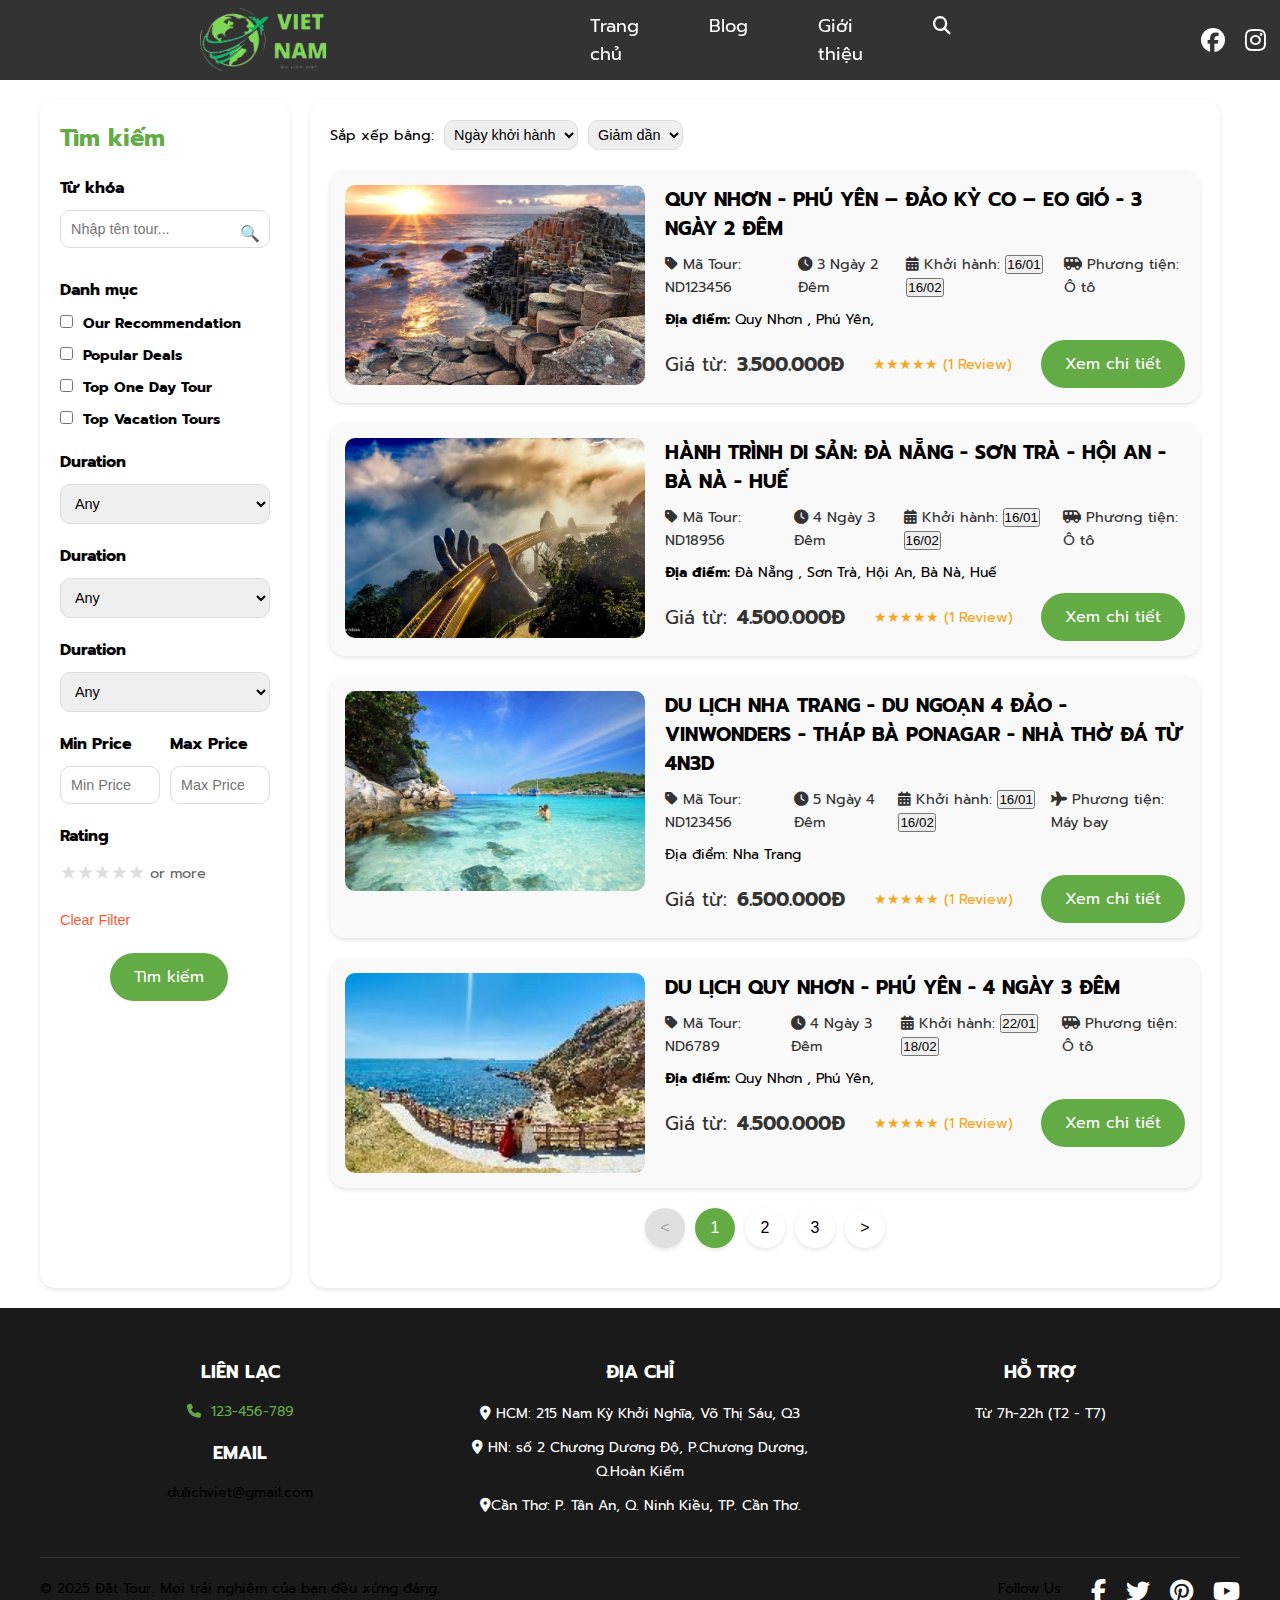
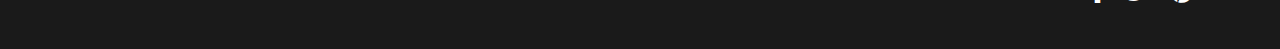
<file: listProduct.html>
<!DOCTYPE html>
<html lang="en">
<head>
    <meta charset="UTF-8">
    <meta name="viewport" content="width=device-width, initial-scale=1.0">
    <title>Tour</title>
    <link rel="stylesheet" href="https://fonts.googleapis.com/css2?family=Prompt:wght@100;200;300;400;500;600;700&display=swap">
    <link rel="stylesheet" href="https://cdnjs.cloudflare.com/ajax/libs/font-awesome/6.5.1/css/all.min.css">
    <link rel="stylesheet" href="style.css">
</head>
<body>
    <header>
        <div class="navbar scrolled">
            <div class="nav-left"><a href="#"><img src="/assets/images/dulichviet2.png" alt="Logo" class="logo"></a></div>
            <!-- Logo trong navbar -->
            <div class="nav-links"> <!-- Nhóm các link -->
                <a href="#">Trang chủ</a>
                <a href="#">Blog</a>
                <a href="#">Giới thiệu</a>
                <a href="#"><i class="fa fa-search"></i></a>
            </div>
            
            <!-- Button trong navbar -->
            <div class="social-icons">
                
                <i class="fa-brands fa-facebook"></i>
                <i class="fa-brands fa-instagram"></i>
                <i class="fa-solid fa-phone"></i>
                <i class="fa-solid fa-user"></i>
            </div>
            
        </div>
    </header>

    <div style="height: 80px;;"></div>
    <div class="container-lt">
        <!-- Sidebar -->
        <div class="sidebar">
            <h2 class="search-title">Tìm kiếm</h2>
            
            <!-- Keywords -->
            <div class="filter-section">
                <label for="searchInput">Từ khóa</label>
                <div class="search-input">
                    <input type="text" id="searchInput" placeholder="Nhập tên tour...">
                    <span class="search-icon">🔍</span>
                </div>
            </div>

            <!-- Tags -->
            <div class="filter-section">
                <label>Danh mục</label>
                <div class="checkbox-group">
                    <label><input type="checkbox"> Our Recommendation</label>
                    <label><input type="checkbox"> Popular Deals</label>
                    <label><input type="checkbox"> Top One Day Tour</label>
                    <label><input type="checkbox"> Top Vacation Tours</label>
                </div>
            </div>

            <!-- Duration -->
            <div class="filter-section">
                <label for="duration">Duration</label>
                <select id="duration">
                    <option>Any</option>
                    <option>1 Day</option>
                    <option>3 Days</option>
                    <option>5 Days</option>
                    <option>7+ Days</option>
                </select>
            </div>
            <div class="filter-section">
                <label for="duration">Duration</label>
                <select id="duration">
                    <option>Any</option>
                    <option>1 Day</option>
                    <option>3 Days</option>
                    <option>5 Days</option>
                    <option>7+ Days</option>
                </select>
            </div>
            <div class="filter-section">
                <label for="duration">Duration</label>
                <select id="duration">
                    <option>Any</option>
                    <option>1 Day</option>
                    <option>3 Days</option>
                    <option>5 Days</option>
                    <option>7+ Days</option>
                </select>
            </div>
            <!-- Price Range -->
            <div class="filter-section">
                <div class="price-range">
                    <div class="price-input">
                        <label for="min-price">Min Price</label>
                        <input type="number" id="min-price" placeholder="Min Price">
                    </div>
                    <div class="price-input">
                        <label for="max-price">Max Price</label>
                        <input type="number" id="max-price" placeholder="Max Price">
                    </div>
                </div>
            </div>

            <!-- Rating -->
            <div class="filter-section">
                <label>Rating</label>
                <div class="rating-filter">
                    <div class="star-rating">
                        <span class="star" data-value="1">★</span>
                        <span class="star" data-value="2">★</span>
                        <span class="star" data-value="3">★</span>
                        <span class="star" data-value="4">★</span>
                        <span class="star" data-value="5">★</span>
                    </div>
                    <span class="rating-text">or more</span>
                </div>
            </div>

            <!-- Clear Filter -->
            <div class="filter-section">
                <button class="clear-filter">Clear Filter</button>
            </div>
            <div  style="padding-left: 50px;">
                <button class ="rounded-btn">Tìm kiếm</button>
            </div>
        </div>

        <!-- Main Content -->
        <div class="main-content">
            <!-- Header -->
            <div class="content-header">
                <div class="sort-options">
                    <label>Sắp xếp bằng: </label>
                    <select>
                        <option>Ngày khởi hành</option>
                        <option>Giá</option>
                        <option>Đánh giá</option>
                    </select>
                    <select>
                        <option>Giảm dần</option>
                        <option>Tăng dần</option>
                    </select>
                </div>
            </div>

            <!-- Tour List -->
            <div class="tour-list">
                <div class="tour-card">
                    <img src="assets/images/phuyen.jpg" alt="Hawaii">
                    <div class="tour-info">
                        <h3>QUY NHƠN - PHÚ YÊN – ĐẢO KỲ CO – EO GIÓ - 3 NGÀY 2 ĐÊM</h3>
                        <div class="tour-details">
                            <span class="availability"><i class="fa-solid fa-tag"></i> Mã Tour: ND123456</span>
                            <span class="duration"><i class="fa-solid fa-clock"></i> 3 Ngày 2 Đêm</span>
                            <span class="availability"><i class="fa-solid fa-calendar-days"></i> Khởi hành: <button>16/01</button>  <button>16/02</button></span>
                            <span class="availability"><i class="fa-solid fa-van-shuttle"></i> Phương tiện: Ô tô </span>
                            
                        </div>
                        <div >
                            <p><b>Địa điểm: </b><a href="/destination/da-nang" class="des">Quy Nhơn</a> ,
                                <a href="/destination/nha-trang" class="des">Phú Yên</a>,
                    
                        </div>
                        <div class="tour-footer">
                            <div class="price">Giá từ:  <b>3.500.000Đ</b></div>
                            <div class="rating">★★★★★ (1 Review)</div>
                            <button class="rounded-btn">Xem chi tiết</button>
                        </div>
                    </div>
                </div>
                <!-- Thêm các tour khác nếu cần -->
                <div class="tour-card">
                    <img src="assets/images/cauvang.jpg" alt="Hawaii">
                    <div class="tour-info">
                        <h3>HÀNH TRÌNH DI SẢN: ĐÀ NẴNG - SƠN TRÀ - HỘI AN - BÀ NÀ - HUẾ</h3>
                        <div class="tour-details">
                            <span class="availability"><i class="fa-solid fa-tag"></i> Mã Tour: ND18956</span>
                            <span class="duration"><i class="fa-solid fa-clock"></i> 4 Ngày 3 Đêm</span>
                            <span class="availability"><i class="fa-solid fa-calendar-days"></i> Khởi hành: <button>16/01</button>  <button>16/02</button></span>
                            <span class="availability"><i class="fa-solid fa-van-shuttle"></i> Phương tiện: Ô tô </span>
                            
                        </div>
                        <div >
                            <p><b>Địa điểm: </b><a href="/destination/da-nang" class="des">Đà Nẵng</a> ,
                                <a href="/destination/nha-trang" class="des">Sơn Trà</a>,
                                <a href="/destination/nha-trang" class="des">Hội An</a>,
                                <a href="/destination/nha-trang" class="des">Bà Nà</a>,
                                <a href="/destination/nha-trang" class="des">Huế</a> </p>
                        </div>
                        <div class="tour-footer">
                            <div class="price">Giá từ:  <b>4.500.000Đ</b></div>
                            <div class="rating">★★★★★ (1 Review)</div>
                            <button class="rounded-btn">Xem chi tiết</button>
                        </div>
                    </div>
                </div>
                <div class="tour-card">
                    <img src="assets/images/nhatrang.jpg" alt="Hawaii">
                    <div class="tour-info">
                        <h3>DU LỊCH NHA TRANG - DU NGOẠN 4 ĐẢO - VINWONDERS - THÁP BÀ PONAGAR - NHÀ THỜ ĐÁ TỪ 4N3D</h3>
                        <div class="tour-details">
                            <span class="availability"><i class="fa-solid fa-tag"></i> Mã Tour: ND123456</span>
                            <span class="duration"><i class="fa-solid fa-clock"></i> 5 Ngày 4 Đêm</span>
                            <span class="availability"><i class="fa-solid fa-calendar-days"></i> Khởi hành: <button>16/01</button>  <button>16/02</button></span>
                            <span class="availability"><i class="fa-solid fa-plane"></i> Phương tiện: Máy bay </span>
                            
                        </div>

                        <div >
                            <p>Địa điểm: <a href="/destination/nha-trang" class="des">Nha Trang</a></p>
                        </div>
                        <div class="tour-footer">
        
                            <div class="price">Giá từ:  <b>6.500.000Đ</b></div>
                            <div class="rating">★★★★★ (1 Review)</div>
                            <button class="rounded-btn">Xem chi tiết</button>
                        </div>
                    </div>
                </div>
                <div class="tour-card">
                    <img src="assets/images/kico.jpg" alt="Hawaii">
                    <div class="tour-info">
                        <h3>DU LỊCH QUY NHƠN - PHÚ YÊN - 4 NGÀY 3 ĐÊM</h3>
                        <div class="tour-details">
                            <span class="availability"><i class="fa-solid fa-tag"></i> Mã Tour: ND6789</span>
                            <span class="duration"><i class="fa-solid fa-clock"></i> 4 Ngày 3 Đêm</span>
                            <span class="availability"><i class="fa-solid fa-calendar-days"></i> Khởi hành: <button>22/01</button>  <button>18/02</button></span>
                            <span class="availability"><i class="fa-solid fa-van-shuttle"></i> Phương tiện: Ô tô </span>
                            
                        </div>
                        <div >
                            <p><b>Địa điểm: </b><a href="/destination/da-nang" class="des">Quy Nhơn</a> ,
                                <a href="/destination/nha-trang" class="des">Phú Yên</a>,
                    
                        </div>
                        <div class="tour-footer">
                            <div class="price">Giá từ:  <b>4.500.000Đ</b></div>
                            <div class="rating">★★★★★ (1 Review)</div>
                            <button class="rounded-btn">Xem chi tiết</button>
                        </div>
                    </div>
                </div>
                
            </div>
            <!-- Pagination -->
            <div class="pagination">
                <button class="pagination-btn" disabled>&lt;</button>
                <button class="pagination-btn active">1</button>
                <button class="pagination-btn">2</button>
                <button class="pagination-btn">3</button>
                <button class="pagination-btn">&gt;</button>
            </div>
        </div>
    </div>
    
    <footer class="footer">
        <div class="footer-container">
            <!-- Call Us Section -->
            <div class="footer-section">
                <h3>Liên lạc</h3>
                <p><i class="fas fa-phone"></i> 123-456-789</p>
                <h3>Email</h3>
                <p>dulichviet@gmail.com</p>
            </div>

            <!-- About Us Section -->
            <div class="footer-section">
                <h3>Địa chỉ</h3>
                <ul>
                    <li><a href="#"><i class="fa-solid fa-location-dot"></i> HCM: 215 Nam Kỳ Khởi Nghĩa, Võ Thị Sáu, Q3 </a></li>
                    <li><a href="#"><i class="fa-solid fa-location-dot"></i> HN: số 2 Chương Dương Độ, P.Chương Dương, Q.Hoàn Kiếm</a></li>
                    <li><a href="#"><i class="fa-solid fa-location-dot"></i>Cần Thơ: P. Tân An, Q. Ninh Kiều, TP. Cần Thơ.</a></li>
                </ul>
            </div>

            <!-- Support Section -->
            <div class="footer-section">
                <h3>Hỗ trợ</h3>
                <ul>
                    <li><a href="#">Từ 7h-22h (T2 - T7)</a></li>
                    
                </ul>
            </div>

        
        </div>

        <!-- Footer Bottom -->
        <div class="footer-bottom">
            <p>&copy; 2025 Đặt Tour. Mọi trải nghiệm của bạn đều xứng đáng.</p>
            <div class="social-icons">
                <p>Follow Us</p>
                <a href="#"><i class="fab fa-facebook-f"></i></a>
                <a href="#"><i class="fab fa-twitter"></i></a>
                <a href="#"><i class="fab fa-pinterest"></i></a>
                <a href="#"><i class="fab fa-youtube"></i></a>
            </div>
        </div>
    </footer>
    <script src="script.js"></script>
</body>
</html>
</file>
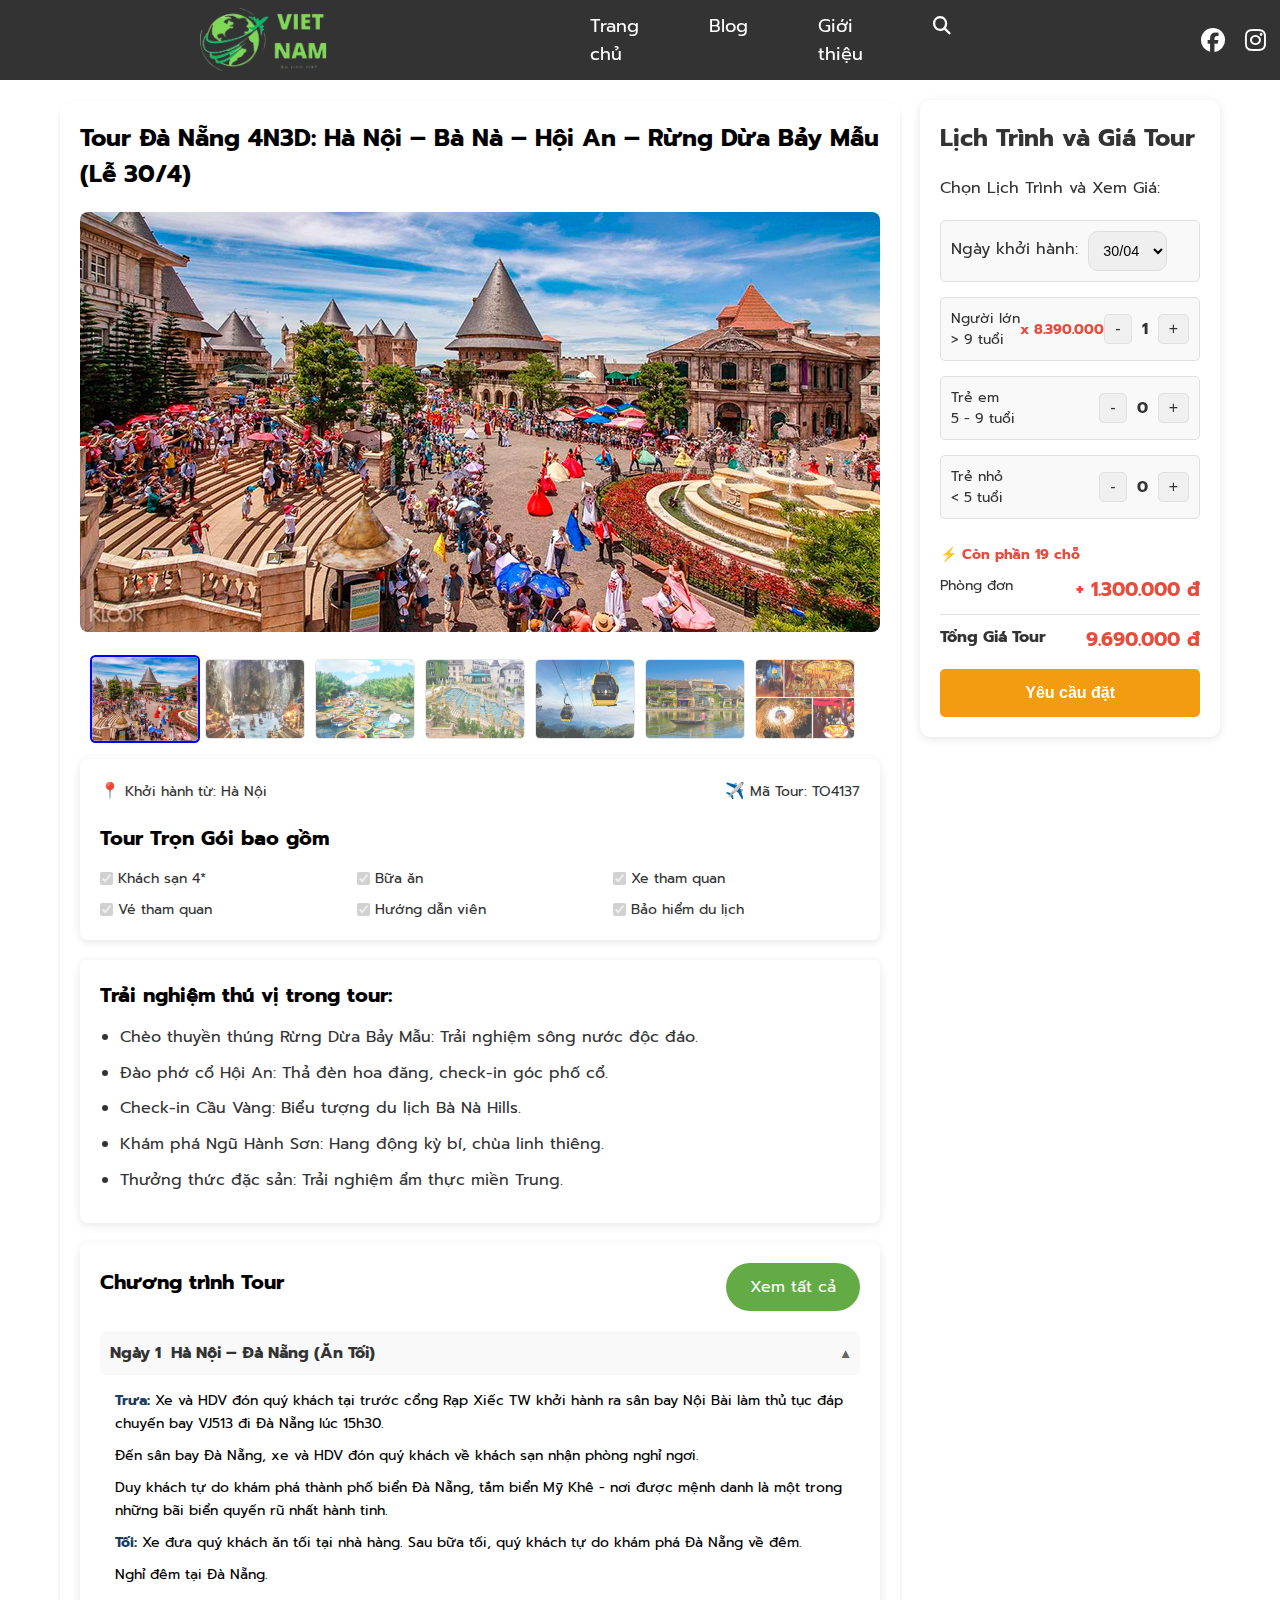
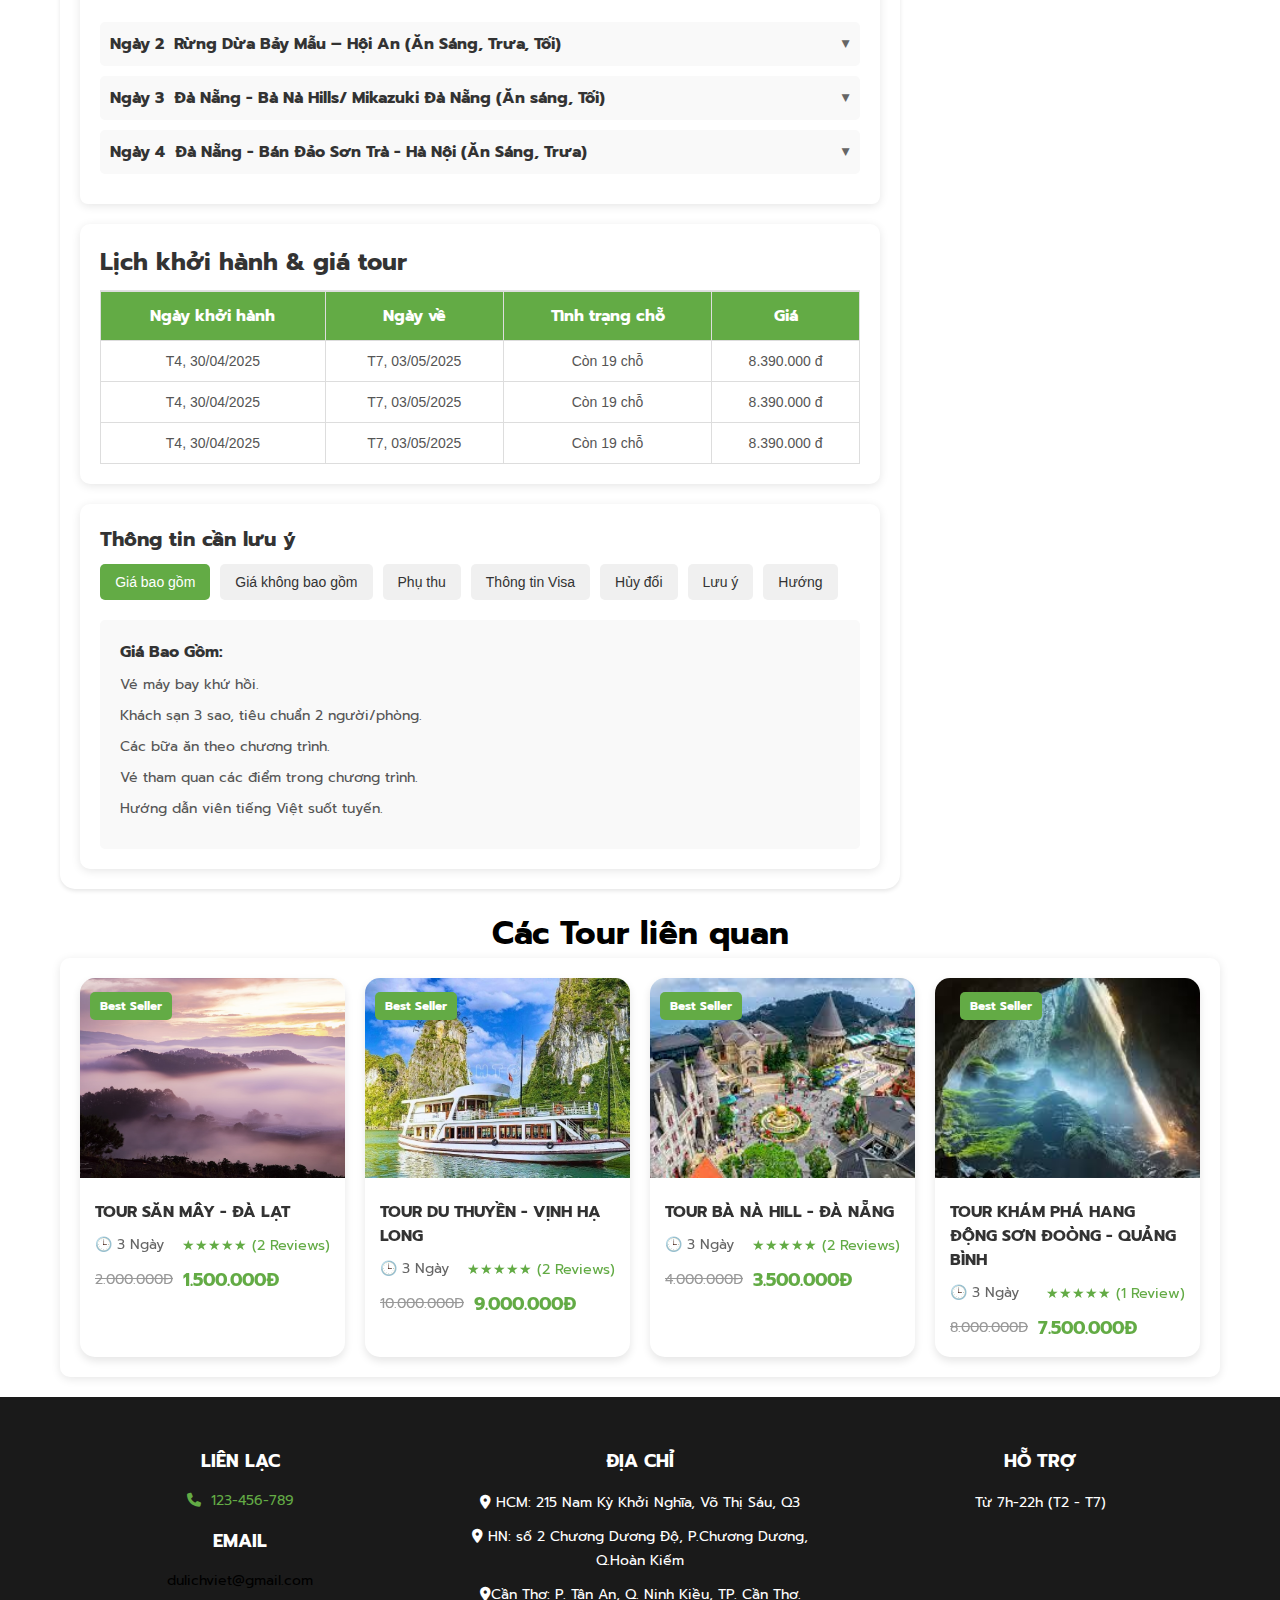
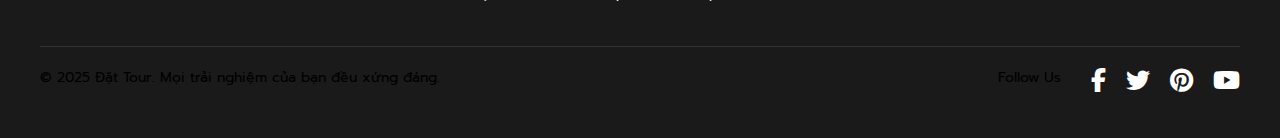
<file: tourDetail.html>
<!DOCTYPE html>
<html lang="en">
<head>
    <meta charset="UTF-8">
    <meta name="viewport" content="width=device-width, initial-scale=1.0">
    <title>TourDetail</title>
    <link rel="stylesheet" href="https://fonts.googleapis.com/css2?family=Prompt:wght@100;200;300;400;500;600;700&display=swap">
    <link rel="stylesheet" href="https://cdnjs.cloudflare.com/ajax/libs/font-awesome/6.5.1/css/all.min.css">
    <link rel="stylesheet" href="style.css">
</head>
<body>
    <header>
        <div class="navbar scrolled">
            <div class="nav-left"><a href="#"><img src="/assets/images/dulichviet2.png" alt="Logo" class="logo"></a></div>
            <!-- Logo trong navbar -->
            <div class="nav-links"> <!-- Nhóm các link -->
                <a href="#">Trang chủ</a>
                <a href="#">Blog</a>
                <a href="#">Giới thiệu</a>
                <a href="#"><i class="fa fa-search"></i></a>
            </div>
            
            <!-- Button trong navbar -->
            <div class="social-icons">
                
                <i class="fa-brands fa-facebook"></i>
                <i class="fa-brands fa-instagram"></i>
                <i class="fa-solid fa-phone"></i>
                <i class="fa-solid fa-user"></i>
            </div>
            
        </div>
    </header>
    <div style="height: 80px;"></div>

    <div class="container">
        <!-- Phần nội dung chính -->
        <div class="main-content">
            <h1>Tour Đà Nẵng 4N3D: Hà Nội – Bà Nà – Hội An – Rừng Dừa Bảy Mẫu (Lễ 30/4)</h1>
            <div class="tour-image">
                <img id="main-image" src="/assets/images/tourdetail1.jpg" alt="Tour Đà Nẵng">
            </div>
            <div class="thumbnail-gallery-container">
                <div class="thumbnail-gallery">
                    <div class="thumbnail-track">
                        <img src="/assets/images/tourdetail2.jpg" alt="Thumbnail 1">
                        <img src="/assets/images/tourdetail3.jpg" alt="Thumbnail 2">
                        <img src="/assets/images/tourdetail4.gif" alt="Thumbnail 3">
                        <img src="/assets/images/tourdetail5.jpg" alt="Thumbnail 4">
                        <img src="/assets/images/tourdetail6.jpg" alt="Thumbnail 5">
                        <img src="/assets/images/tourdetail7.gif" alt="Thumbnail 6">
                        <img src="/assets/images/tourdetail1.jpg" alt="Thumbnail 7">
                        <!-- Thêm các ảnh khác vào đây -->
                    </div>
                </div>
            </div>
            <div class="tour-info-container">
                <!-- Phần thông tin khởi hành và mã tour -->
                <div class="tour-header">
                    <div class="departure">
                        <span class="icon">📍</span>
                        <span>Khởi hành từ: Hà Nội</span>
                    </div>
                    <div class="tour-code">
                        <span class="icon">✈️</span>
                        <span>Mã Tour: TO4137</span>
                    </div>
                </div>
        
                <!-- Phần Tour Trọn Gói bao gồm -->
                <div class="tour-includes">
                    <h2>Tour Trọn Gói bao gồm</h2>
                    <div class="includes-list">
                        <div class="include-item">
                            <input type="checkbox" checked disabled>
                            <label>Khách sạn 4*</label>
                        </div>
                        <div class="include-item">
                            <input type="checkbox" checked disabled>
                            <label>Bữa ăn</label>
                        </div>
                        <div class="include-item">
                            <input type="checkbox" checked disabled>
                            <label>Xe tham quan</label>
                        </div>
                        <div class="include-item">
                            <input type="checkbox" checked disabled>
                            <label>Vé tham quan</label>
                        </div>
                        <div class="include-item">
                            <input type="checkbox" checked disabled>
                            <label>Hướng dẫn viên</label>
                        </div>
                        <div class="include-item">
                            <input type="checkbox" checked disabled>
                            <label>Bảo hiểm du lịch</label>
                        </div>
                    </div>
                </div>
            </div>
                <!-- Phần Trải nghiệm thú vị trong tour -->
            <div class="tour-experiences">
                <h2>Trải nghiệm thú vị trong tour:</h2>
                <ul>
                    <li>Chèo thuyền thúng Rừng Dừa Bảy Mẫu: Trải nghiệm sông nước độc đáo.</li>
                    <li>Đào phớ cổ Hội An: Thả đèn hoa đăng, check-in góc phố cổ.</li>
                    <li>Check-in Cầu Vàng: Biểu tượng du lịch Bà Nà Hills.</li>
                    <li>Khám phá Ngũ Hành Sơn: Hang động kỳ bí, chùa linh thiêng.</li>
                    <li>Thưởng thức đặc sản: Trải nghiệm ẩm thực miền Trung.</li>
                </ul>
            </div>

            <div class="tour-schedule-container">
                <div class="schedule-header">
                    <h2>Chương trình Tour</h2>
                    <button class="rounded-btn view-all">Xem tất cả</button>
                </div>
        
                <!-- Ngày 1 -->
                <div class="schedule-day">
                    <div class="day-header">
                        <h3>Ngày 1</h3>
                        <h4>Hà Nội – Đà Nẵng (Ăn Tối)</h4>
                        <span class="toggle-icon">▲</span>
                    </div>
                    <div class="day-content">
                        <p><strong>Trưa:</strong> Xe và HDV đón quý khách tại trước cổng Rạp Xiếc TW khởi hành ra sân bay Nội Bài làm thủ tục đáp chuyến bay VJ513 đi Đà Nẵng lúc 15h30.</p>
                        <p>Đến sân bay Đà Nẵng, xe và HDV đón quý khách về khách sạn nhận phòng nghỉ ngơi.</p>
                        <p>Duy khách tự do khám phá thành phố biển Đà Nẵng, tắm biển Mỹ Khê - nơi được mệnh danh là một trong những bãi biển quyến rũ nhất hành tinh.</p>
                        <p><strong>Tối:</strong> Xe đưa quý khách ăn tối tại nhà hàng. Sau bữa tối, quý khách tự do khám phá Đà Nẵng về đêm.</p>
                        <p>Nghỉ đêm tại Đà Nẵng.</p>
                    </div>
                </div>
        
                <!-- Ngày 2 -->
                <div class="schedule-day">
                    <div class="day-header">
                        <h3>Ngày 2</h3>
                        <h4>Rừng Dừa Bảy Mẫu – Hội An (Ăn Sáng, Trưa, Tối)</h4>
                        <span class="toggle-icon">▼</span>
                    </div>
                    <div class="day-content" style="display: none;">
                        <p><strong>Sáng:</strong> Quý khách dùng bữa sáng tại khách sạn. Sau đó, xe và HDV đưa quý khách tham quan Rừng Dừa Bảy Mẫu.</p>
                        <p>Quý khách trải nghiệm chèo thuyền thúng, khám phá hệ sinh thái độc đáo và tham gia các hoạt động dân gian.</p>
                        <p><strong>Trưa:</strong> Quý khách dùng bữa trưa với các món đặc sản địa phương.</p>
                        <p><strong>Chiều:</strong> Xe đưa quý khách đến Hội An, tham quan phố cổ, thả đèn hoa đăng và check-in tại các góc phố nổi tiếng.</p>
                        <p><strong>Tối:</strong> Quý khách ăn tối tại nhà hàng ở Hội An. Sau đó, trở về Đà Nẵng nghỉ đêm.</p>
                    </div>
                </div>

                <div class="schedule-day">
                    <div class="day-header">
                        <h3>Ngày 3</h3>
                        <h4>Đà Nẵng - Bà Nà Hills/ Mikazuki Đà Nẵng (Ăn sáng, Tối)</h4>
                        <span class="toggle-icon">▼</span>
                    </div>
                    <div class="day-content" style="display: none;">
                        <p><strong>Sáng:</strong> Sáng: Ăn sáng tại khách sạn. Sau bữa sáng, quý khách có thể lựa chọn các option sau:</p>
                        <p><strong>Lựa chọn 1</strong>: Nghỉ ngơi tại khách sạn, tự túc ăn trưa.</p>
                        <p><strong>Lựa chọn 2</strong>: Bà Nà Hills (Chi phí 1.250.000VNĐ/khách - Combo cáp treo + ăn buffet)</p>
                        <p>8h00: <strong>Bà Nà - Núi Chúa</strong>, nơi bốn mùa hội tụ trong ngày. Ngồi cáp treo giữa mây trời, viếng chùa Linh Ứng, check-in Cầu Vàng huyền thoại dài 150m.</p>
                        <p>Ăn trưa Buffet tại Bà Nà</p>
                        <p>Vui chơi tại công viên Fantasy Park với các trò chơi phiêu lưu mới lạ như: Vòng Quay Tình Yêu, Phi Công Skiver, Đường Đua Lửa, Ngôi Nhà Ma và Khu trưng bày hơn 40 tượng sáp những nhân vật nổi tiếng trên thế giới…</p>
                        <p>14h30: Đoàn khởi hành về lại thành phố. Quý khách tự do tắm biển Mỹ Khê.</p>
                        <p>Lưu ý: Quý khách chỉ chọn 1 trong 3 option bên trên. Công ty sẽ thực hiện hành trình theo số đông, xe và HDV chỉ phục vụ cho hành trình đã chọn, các lựa chọn khác quý khách vui lòng tự túc chi phí đi lại.</p>
                        <p>Tối: Đoàn dùng bữa tối tại nhà hàng. Sau bữa tối, quý khách tự do nghỉ ngơi.

                            Nghỉ đêm tại Đà Nẵng.</p>
                    </div>
                </div>

                <div class="schedule-day">
                    <div class="day-header">
                        <h3>Ngày 4</h3>
                        <h4>Đà Nẵng - Bán Đảo Sơn Trà - Hà Nội (Ăn Sáng, Trưa)</h4>
                        <span class="toggle-icon">▼</span>
                    </div>
                    <div class="day-content" style="display: none;">
                        <p><strong>Sáng:</strong> Quý khách dùng bữa sáng tại khách sạn. Sau đó, xe và HDV đưa quý khách tham quan Rừng Dừa Bảy Mẫu.</p>
                        <p>Quý khách trải nghiệm chèo thuyền thúng, khám phá hệ sinh thái độc đáo và tham gia các hoạt động dân gian.</p>
                        <p><strong>Trưa:</strong> Quý khách dùng bữa trưa với các món đặc sản địa phương.</p>
                        <p><strong>Chiều:</strong> Xe đưa quý khách đến Hội An, tham quan phố cổ, thả đèn hoa đăng và check-in tại các góc phố nổi tiếng.</p>
                        <p><strong>Tối:</strong> Quý khách ăn tối tại nhà hàng ở Hội An. Sau đó, trở về Đà Nẵng nghỉ đêm.</p>
                    </div>
                </div>
            </div>

            <div class="tour-depart-container">
                <div class="header">
                    <h1>Lịch khởi hành & giá tour</h1>
                </div>
                <table class="tour-info-table">
                    <thead>
                        <tr>
                            <th>Ngày khởi hành</th>
                            <th>Ngày về</th>
                            <th>Tình trạng chỗ</th>
                            <th>Giá</th>
                        </tr>
                    </thead>
                    <tbody>
                        <tr>
                            <td>T4, 30/04/2025</td>
                            <td>T7, 03/05/2025</td>
                            <td>Còn 19 chỗ</td>
                            <td>8.390.000 đ</td>
                        </tr>
                        <tr>
                            <td>T4, 30/04/2025</td>
                            <td>T7, 03/05/2025</td>
                            <td>Còn 19 chỗ</td>
                            <td>8.390.000 đ</td>
                        </tr>
                        <tr>
                            <td>T4, 30/04/2025</td>
                            <td>T7, 03/05/2025</td>
                            <td >Còn 19 chỗ</td>
                            <td>8.390.000 đ</td>
                        </tr>
                    </tbody>
                </table>
            </div>

                <div class="tour-notes-container">
                    <h2>Thông tin cần lưu ý</h2>
                    <div class="tabs">
                        <button class="tab active" data-tab="gia-bao-gom">Giá bao gồm</button>
                        <button class="tab" data-tab="gia-khong-bao-gom">Giá không bao gồm</button>
                        <button class="tab" data-tab="phu-thu">Phụ thu</button>
                        <button class="tab" data-tab="thong-tin-visa">Thông tin Visa</button>
                        <button class="tab" data-tab="huy-doi">Hủy đổi</button>
                        <button class="tab" data-tab="luu-y">Lưu ý</button>
                        <button class="tab" data-tab="huong">Hướng</button>
                    </div>
                    <div class="tab-content" id="gia-bao-gom">
                        <h3>Giá Bao Gồm:</h3>
                        <ul>
                            <li>Vé máy bay khứ hồi.</li>
                            <li>Khách sạn 3 sao, tiêu chuẩn 2 người/phòng.</li>
                            <li>Các bữa ăn theo chương trình.</li>
                            <li>Vé tham quan các điểm trong chương trình.</li>
                            <li>Hướng dẫn viên tiếng Việt suốt tuyến.</li>
                        </ul>
                    </div>
                    <div class="tab-content" id="gia-khong-bao-gom" style="display: none;">
                        <h3>Giá Không Bao Gồm:</h3>
                        <ul>
                            <li>Chi phí cá nhân, đồ uống trong bữa ăn.</li>
                            <li>Phí làm hộ chiếu, visa (nếu có).</li>
                            <li>Chi phí phát sinh ngoài chương trình.</li>
                            <li>Tiền tip cho hướng dẫn viên và tài xế.</li>
                        </ul>
                    </div>
                    <div class="tab-content" id="phu-thu" style="display: none;">
                        <h3>Phụ Thu Trẻ Em:</h3>
                        <ul>
                            <li><strong>Trẻ em dưới 2 tuổi:</strong> 500.000vnd/khách (người chung giường với ba mẹ, các chi phí ăn uống, vé thắng cảnh nếu phát sinh, ba mẹ sẽ tự lo cho bé).</li>
                            <li><strong>Trẻ em 2 - dưới 5 tuổi:</strong> Giá theo website (người chung giường với ba mẹ, bao gồm vé máy bay, bảo hiểm, nước uống. Các chi phí ăn uống, vé thắng cảnh nếu phát sinh, ba mẹ sẽ tự lo cho bé).</li>
                            <li><strong>Trẻ em 5 - dưới 10 tuổi:</strong> Giá theo website (người chung giường với ba mẹ).</li>
                            <li><strong>Trẻ em từ 10 tuổi trở lên:</strong> Tính giá như người lớn.</li>
                        </ul>
                        <p><strong>Lưu ý:</strong> Giá chỉ kiểm 1 trẻ em, trẻ em thứ 2 tính giá như người lớn.</p>
                    </div>
                    <div class="tab-content" id="thong-tin-visa" style="display: none;">
                        <h3>Thông Tin Visa:</h3>
                        <p>Quý khách cần chuẩn bị hộ chiếu còn hạn ít nhất 6 tháng tính từ ngày kết thúc tour.</p>
                        <p>Visa sẽ được hỗ trợ bởi công ty nếu đăng ký theo đoàn.</p>
                    </div>
                    <div class="tab-content" id="huy-doi" style="display: none;">
                        <h3>Hủy Đổi:</h3>
                        <ul>
                            <li>Hủy trước 30 ngày: Miễn phí.</li>
                            <li>Hủy trước 15-29 ngày: Phí 50% giá tour.</li>
                            <li>Hủy trước 7-14 ngày: Phí 75% giá tour.</li>
                            <li>Hủy trong vòng 7 ngày: Phí 100% giá tour.</li>
                        </ul>
                    </div>
                    <div class="tab-content" id="luu-y" style="display: none;">
                        <h3>Lưu Ý:</h3>
                        <p>Quý khách vui lòng có mặt tại điểm hẹn trước giờ khởi hành 30 phút.</p>
                        <p>Mang theo giấy tờ tùy thân (CMND/CCCD hoặc hộ chiếu).</p>
                    </div>
                    <div class="tab-content" id="huong" style="display: none;">
                        <h3>Hướng:</h3>
                        <p>Thông tin hướng dẫn chi tiết sẽ được gửi qua email trước ngày khởi hành.</p>
                    </div>
                </div>
                
        </div>
       
        
        <div class="booking-form">
            <h1>Lịch Trình và Giá Tour</h1>
            <div class="form-section">
                <label>Chọn Lịch Trình và Xem Giá:</label>
                <div class="date-picker">
                    <label for="departure-date">Ngày khởi hành:</label>
                    <select id="departure-date" >
                        <option value="30/04">30/04</option>
                        <option value="01/05">01/05</option>
                        <option value="02/05">02/05</option>
                    </select>
                </div>
                <div class="quantity-section">
                    <div class="quantity-item">
                        <span>Người lớn <br> &gt; 9 tuổi</span>
                        <div class="price">x 8.390.000</div>
                        <div class="counter">
                            <button class="minus">-</button>
                            <span class="count">1</span>
                            <button class="plus">+</button>
                        </div>
                    </div>
                    <div class="quantity-item">
                        <span>Trẻ em <br> 5 - 9 tuổi</span>
                        <div class="price"></div>
                        <div class="counter">
                            <button class="minus">-</button>
                            <span class="count">0</span>
                            <button class="plus">+</button>
                        </div>
                    </div>
                    <div class="quantity-item">
                        <span>Trẻ nhỏ <br> &lt; 5 tuổi</span>
                        <div class="price"></div>
                        <div class="counter">
                            <button class="minus">-</button>
                            <span class="count">0</span>
                            <button class="plus">+</button>
                        </div>
                    </div>
                </div>
                <div class="summary">
                    <div class="summary-item">
                        <span class="highlight">⚡ Còn phần 19 chỗ</span>
                    </div>
                    <div class="summary-item">
                        <span>Phòng đơn</span>
                        <span class="price">+ 1.300.000 đ</span>
                    </div>
                    <div class="summary-item total">
                        <span>Tổng Giá Tour</span>
                        <span class="price">9.690.000 đ</span>
                    </div>
                </div>
                <button class="submit-btn">Yêu cầu đặt</button>
            </div>
        </div>
    </div>
    <div >
        <h1 style="text-align: center;">Các Tour liên quan</h1>
    
    </div>
    <div class="tour-relate-container">
        <!-- Card 1 -->
        <!-- Card 2 -->
            
            <div class="card1">
                <img src="/assets/images/maydalat.jpg" alt="Paris">
                <div class="best-seller">Best Seller</div>
                <div class="card-content">
                    <h3>TOUR SĂN MÂY - ĐÀ LẠT</h3>
                    <div class="details">
                        <span class="duration">3 Ngày</span>
                        <span class="rating">★★★★★ (2 Reviews)</span>
                    </div>
                    <div class="price">
                        <span class="original-price">2.000.000Đ</span>
                        <span class="discounted-price">1.500.000Đ</span>
                    </div>
                </div>
            </div>
            <div class="card1">
                <img src="/assets/images/duthuyen.jpg" alt="Paris">
                <div class="best-seller">Best Seller</div>
                <div class="card-content">
                    <h3>TOUR DU THUYỀN - VỊNH HẠ LONG</h3>
                    <div class="details">
                        <span class="duration">3 Ngày</span>
                        <span class="rating">★★★★★ (2 Reviews)</span>
                    </div>
                    <div class="price">
                        <span class="original-price">10.000.000Đ</span>
                        <span class="discounted-price">9.000.000Đ</span>
                    </div>
                </div>
            </div>
            <!-- Card 2 -->
            <div class="card1">
                <img src="/assets/images/banahill.jpg" alt="Paris">
                <div class="best-seller">Best Seller</div>
                <div class="card-content">
                    <h3>TOUR BÀ NÀ HILL - ĐÀ NẴNG</h3>
                    <div class="details">
                        <span class="duration">3 Ngày</span>
                        <span class="rating">★★★★★ (2 Reviews)</span>
                    </div>
                    <div class="price">
                        <span class="original-price">4.000.000Đ</span>
                        <span class="discounted-price">3.500.000Đ</span>
                    </div>
                </div>
            </div>

            <!-- Card 3 -->
            <div class="card1">
                <img src="/assets/images/sondoong.jpg" alt="Moscow">
                <div class="card-content">
                    <div class="best-seller">Best Seller</div>
                    <h3>TOUR KHÁM PHÁ HANG ĐỘNG SƠN ĐOÒNG - QUẢNG BÌNH</h3>
                    <div class="details">
                        <span class="duration">3 Ngày</span>
                        <span class="rating">★★★★★ (1 Review)</span>
                    </div>
                    <div class="price">
                        <span class="original-price">8.000.000Đ</span>
                        <span class="discounted-price">7.500.000Đ</span>
                    </div>
                </div>
            </div>
    </div>
</div>
    <footer class="footer">
        <div class="footer-container">
            <!-- Call Us Section -->
            <div class="footer-section">
                <h3>Liên lạc</h3>
                <p><i class="fas fa-phone"></i> 123-456-789</p>
                <h3>Email</h3>
                <p>dulichviet@gmail.com</p>
            </div>

            <!-- About Us Section -->
            <div class="footer-section">
                <h3>Địa chỉ</h3>
                <ul>
                    <li><a href="#"><i class="fa-solid fa-location-dot"></i> HCM: 215 Nam Kỳ Khởi Nghĩa, Võ Thị Sáu, Q3 </a></li>
                    <li><a href="#"><i class="fa-solid fa-location-dot"></i> HN: số 2 Chương Dương Độ, P.Chương Dương, Q.Hoàn Kiếm</a></li>
                    <li><a href="#"><i class="fa-solid fa-location-dot"></i>Cần Thơ: P. Tân An, Q. Ninh Kiều, TP. Cần Thơ.</a></li>
                </ul>
            </div>

            <!-- Support Section -->
            <div class="footer-section">
                <h3>Hỗ trợ</h3>
                <ul>
                    <li><a href="#">Từ 7h-22h (T2 - T7)</a></li>
                    
                </ul>
            </div>

        
        </div>

        <!-- Footer Bottom -->
        <div class="footer-bottom">
            <p>&copy; 2025 Đặt Tour. Mọi trải nghiệm của bạn đều xứng đáng.</p>
            <div class="social-icons">
                <p>Follow Us</p>
                <a href="#"><i class="fab fa-facebook-f"></i></a>
                <a href="#"><i class="fab fa-twitter"></i></a>
                <a href="#"><i class="fab fa-pinterest"></i></a>
                <a href="#"><i class="fab fa-youtube"></i></a>
            </div>
        </div>
    </footer>
    <script src="script.js"></script>
</body>
</html>
</file>
<file: style.css>
* {
    margin: 0;
    padding: 0;
    box-sizing: border-box;
}
body {
    font-family: Prompt;
}
.hero-section {
    height: 100vh;
    background-image: url('/assets/images/anh.jpg');
    background-size: cover;
    background-position: center;
    position: relative;
}

.hero-section::after {
    content: '';
    position: absolute;
    top: 0;
    left: 0;
    width: 100%;
    height: 100%;
    background-color: rgba(0, 0, 0, 0.5);
    z-index: 1;
}

.navbar {
    position: fixed;
    top: 0;
    height : 80px;
    width: 100%;
    display: flex; /* Sắp xếp logo, links, button theo hàng ngang */
     align-items: center;
    /* justify-content:  center;  */ 
    
    transition: background-color 0.3s;
    z-index: 10;
    border-bottom: 2px solid white;
   
}
/* Nhóm các link */
.nav-links {
    display: flex;
    gap: 70px;
    
     /* Khoảng cách giữa các link */
}
.nav-left{
    padding-right: 250px ;
    padding-left: 200px;
}
.navbar a {
    color: white;
    text-decoration: none;
    font-size: 18px;
    transition: all 0.3s;
}

.navbar a:hover {
    color: rgb(99, 171, 69);

}

.navbar.scrolled {
    background-color: rgba(0, 0, 0, 0.8);
    border-bottom: 00px ;
}

/* Logo */
.logo {
    height:70px;
    width: 140px; /* Nhỏ hơn vì nằm trong navbar */
}


.rounded-btn:hover {
    background-color: #e6b800;
}

.hero-text {
    position: absolute;
    top: 50%;
    left: 50%;
    transform: translate(-50%, -50%); /* Căn giữa cả chiều ngang và dọc */
    text-align: center; /* Căn giữa chữ trong h1 */
    z-index: 2;
}

.hero-text h1 {
    font-size: 4rem; 
    text-transform: uppercase; /* Chữ in hoa */
    color :  white
}
.rounded-btn {
    background-color:  rgb(99, 171, 69);
    font-family: Prompt ;
    color: white;
    padding: 12px 24px;
    font-size: 16px;
    border: none;
    border-radius: 25px; /* Bo tròn */
    cursor: pointer;
    transition: 0.3s;
}
.rounded-slt {
    background-color:  white;
    font-family: Prompt ;
    color: black;
    border-radius: 5px;
    border: 1px solid grey ;
    padding: 12px 40px;
    font-size: 16px;
    border-radius: 25px; /* Bo tròn */
    cursor: pointer;
    transition: 0.3s;
}
.filter-box {
    display: flex; /* Kích hoạt Flexbox */
    justify-content: space-evenly; /* Căn đều theo chiều ngang */
    align-items: center; /* Căn giữa theo chiều dọc */
    width: 100%; /* Đảm bảo phần tử chiếm hết chiều rộng */
    padding: 10px;
}

.filter-box {
    position: absolute; /* Cố định vị trí */
    top: 100%; /* Đẩy nó xuống gần hết ảnh */
    left: 50%; /* Căn giữa theo chiều ngang */
    transform: translate(-50%, -50%); /* Dịch chuyển lại để căn giữa */
    width: 70%; /* Độ rộng theo nhu cầu */
    background: white; /* Màu nền */
    padding: 40px;
    border-radius: 12px; /* Bo góc */
    box-shadow: 0px 4px 10px rgba(0, 0, 0, 0.1); /* Đổ bóng */
    z-index: 3; /* Hiển thị trên ảnh */
    opacity: 0; /* Ban đầu ẩn */
    pointer-events: none; /* Không click được khi ẩn */
}

.filter-box.show {
    opacity: 1;
    pointer-events: all; /* Khi hiện thì có thể click */
}

.social-icons {
    padding-left: 250px;
    display: flex; /* Xếp icon theo hàng ngang */
    align-items: center;
    justify-content: center; /* Căn giữa icon */
    gap: 30px;
     /* Khoảng cách giữa icon */
}
/* .social-icons button{
    margin-right: 200px;;
} */
.social-icons i {
    font-size: 24px; /* Kích thước icon */
    color: white; /* Màu trắng */
    transition: 0.3s;
    
}

.social-icons i:hover {
    color: rgb(99, 171, 69); /* Đổi màu nhẹ khi hover */
}

.filter-box.detail-tour {
    width: 90%;
}

.pop-des{
    display: flex;
    padding-bottom: 0px;
    align-items: center;
    justify-content: center;
   
}
.container-des {
    display: grid;
    grid-template-columns: repeat(3, 1fr);
    gap: 20px;
    max-width: 1200px;
    margin: 0 auto;
}

.card {
    position: relative;
    border-radius: 10px;
    overflow: hidden;
    box-shadow: 0 4px 8px rgba(0, 0, 0, 0.1);
}

.card img {
    width: 100%;
    height: 100%;
    object-fit: cover;
}

.overlay {
    position: absolute;
    top: 0;
    left: 0;
    width: 100%;
    height: 100%;
    background: rgba(0, 0, 0, 0.3);
    color: white;
    padding: 20px;
    display: flex;
    flex-direction: column;
    justify-content: flex-end;
    text-align: center;
}

.tour-count {
    position: absolute;
    top: 10px;
    right: 10px;
    background-color:rgb(99, 171, 69); ;
    color: white;
    padding: 5px 10px;
    border-radius: 15px;
    font-size: 12px;
}

h2 {
    font-size: 24px;
    margin-bottom: 10px;
}

p {
    font-size: 14px;
    margin-bottom: 10px;
    color: black;
}

.view-tours {
    color: rgb(99, 171, 69); 
    text-decoration: none;
    font-weight: bold;
    font-size: 14px;
}

.view-tours:hover {
    text-decoration: underline;
}
/* Ẩn nội dung ban đầu */
.hidden-content {
    opacity: 0;
    transition: opacity 0.3s ease;
}

.hidden-content p {
    font-size: 14px;
    margin-bottom: 10px;
    color: #ddd;
}

.hidden-content .view-tours {
    color: rgb(99, 171, 69);
    text-decoration: none;
    font-weight: bold;
    font-size: 14px;
}

.hidden-content .view-tours:hover {
    text-decoration: underline;
}

/* Hiển thị nội dung khi hover */
.card:hover .hidden-content {
    opacity: 1;
}
/* Large Card (Western Europe) */
.large-card {
    grid-column: span 2;
    grid-row: span 2;
}

.large-card h2 {
    font-size: 32px;
}

.large-card img {
    height: 100%;
}

.container-bs {
    display: flex;
    gap: 20px;
    justify-content: center;
    flex-wrap: wrap;
}

.card1  {
    background-color: white;
    position: relative;
    width: 300px;
    border-radius: 15px; /* Bo góc cho card */
    box-shadow: 0 4px 8px rgba(0, 0, 0, 0.1);
    overflow: hidden;
    transition: transform 0.3s ease;
}

.card1:hover {
    transform: translateY(-5px);
}

.card1 img {
    width: 100%;
    height: 200px;
    object-fit: cover;
}

.best-seller {
    background-color: rgb(99, 171, 69);
    top: 1%;
    color: white;
    font-size: 12px;
    font-weight: bold;
    padding: 5px 10px;
    position: absolute;
    margin: 10px;
    border-radius: 5px; /* Bo góc cho nhãn "Best Seller" */
    
}

.card-content {
    padding: 15px;
}

.card-content h3 {
    font-size: 16px;
    color: #333;
    margin-bottom: 10px;
    text-transform: uppercase;
}

.details {
    display: flex;
    justify-content: space-between;
    font-size: 14px;
    color: #666;
    margin-bottom: 10px;
}

.details .duration::before {
    content: "🕒 ";
}

.details .rating {
    color: rgb(99, 171, 69);
}

.price {
    display: flex;
    gap: 10px;
    align-items: center;
}

.original-price {
    font-size: 14px;
    color: #999;
    text-decoration: line-through;
}

.discounted-price {
    font-size: 18px;
    font-weight: bold;
    color: rgb(99, 171, 69);
}

.footer {
    
    background-color: #1a1a1a;
    color: #fff;
    padding: 40px 20px;
}

.footer-container {
    display: flex;
    justify-content: center;
    text-align: center;
    max-width: 1200px;
    margin: 0 auto;
    flex-wrap: wrap;
}

.footer-section {
    flex: 1;
    min-width: 200px;
    margin: 10px;
}

.footer-section h3 {
    font-size: 18px;
    margin-bottom: 15px;
    text-transform: uppercase;
}

.footer-section p {
    font-size: 14px;
    line-height: 1.6;
}

.footer-section ul {
    list-style: none;
}

.footer-section ul li {
    margin-bottom: 10px;
}

.footer-section ul li a {
    color: #fff;
    text-decoration: none;
    font-size: 14px;
}

.footer-section ul li a:hover {
    text-decoration: underline;
}

/* Call Us Section */
.footer-section .fas {
    color: rgb(99, 171, 69);
    margin-right: 5px;
}

.footer-section p:nth-child(2) {
    color: rgb(99, 171, 69);
    margin-bottom: 15px;
}

/* Payment Icons */
.payment-icons {
    display: flex;
    gap: 10px;
    margin-top: 15px;
}

.payment-icons img {
    height: 30px;
}

/* Footer Bottom */
.footer-bottom {
    display: flex;
    justify-content: space-between;
    align-items: center;
    max-width: 1200px;
    margin: 20px auto 0;
    border-top: 1px solid #333;
    padding-top: 20px;
    font-size: 14px;
}

.social-icons {
    display: flex;
    align-items: center;
    gap: 20px;
}

.social-icons p {
    margin-right: 10px;
}

.social-icons a {
    color: #fff;
    font-size: 18px;
    text-decoration: none;
}

.social-icons a:hover {
    color: #ff4d4d;
}

@media (max-width: 768px) {
    
    .footer-container {
        flex-direction: column;
        align-items: center;
        text-align: center;
    }

    .footer-bottom {
        flex-direction: column;
        gap: 10px;
    }
}

/* LIST tour */


.container-lt {
    display: flex;
    max-width: 1200px;

    margin: 20px auto;
    gap: 20px;
}

/* Sidebar */
.sidebar {
    width: 250px;
    background-color: white;

    padding: 20px;
    border-radius: 15px; /* Bo cong */
    box-shadow: 0 2px 4px rgba(0, 0, 0, 0.1);
}

.search-title {
    font-size: 1.5rem;
    color: rgb(99, 171, 69);
    margin-bottom: 20px;
}

.filter-section {
    margin-bottom: 20px;
}

.filter-section label {
    display: block;
    font-size: 1rem;
    font-weight: bold;
    margin-bottom: 10px;
}

.search-input {
    position: relative;
    padding-bottom: 10px;
}

.search-input input {
    width: 100%;
    padding: 10px 30px 10px 10px;
    border: 1px solid #ddd;
    border-radius: 10px; /* Bo cong */
    font-size: 0.9rem;
}

.search-input .search-icon {
    position: absolute;
    right: 10px;
    top: 50%;
    transform: translateY(-50%);
    color: #666;
}

.checkbox-group label {
    display: block;
    margin-bottom: 10px;
    font-size: 0.9rem;
}

.checkbox-group input {
    margin-right: 5px;
}

.filter-section select {
    width: 100%;
    padding: 10px;
    border: 1px solid #ddd;
    border-radius: 10px; /* Bo cong */
    font-size: 0.9rem;
}

/* Main Content */
.main-content {
    flex: 1;
    background-color: white;
    padding: 20px;
    border-radius: 15px; /* Bo cong */
    box-shadow: 0 2px 4px rgba(0, 0, 0, 0.1);
}

.content-header {
    display: flex;
    justify-content: space-between;
    align-items: center;
    margin-bottom: 20px;
}

.content-header h2 {
    font-size: 1.5rem;
}

.sort-options {
    display: flex;
    align-items: center;
    gap: 10px;
}

.sort-options label {
    font-size: 0.9rem;
}

.sort-options select {
    padding: 5px;
    border: 1px solid #ddd;
    border-radius: 10px; /* Bo cong */
    font-size: 0.9rem;
}

.view-options {
    display: flex;
    gap: 5px;
}

.view-options .view-icon {
    font-size: 1.2rem;
    cursor: pointer;
}
/* Price Range */
.price-range {
    display: flex;
    gap: 10px;
}

.price-input {
    flex: 1;
}

.price-input input {
    width: 100%;
    padding: 10px;
    border: 1px solid #ddd;
    border-radius: 10px; /* Bo cong */
    font-size: 0.9rem;
}

/* Rating */
.rating-filter {
    display: flex;
    align-items: center;
    gap: 5px;
}

.star-rating {
    display: inline-flex;
}

.star {
    font-size: 1.2rem;
    color: #ddd; /* Màu mặc định (tối) */
    cursor: pointer;
    transition: color 0.2s ease;
}

.star.active {
    color: #f5a623; /* Màu sáng khi được chọn */
}

.rating-text {
    font-size: 0.9rem;
    color: #666;
}

/* Clear Filter */
.clear-filter {
    background: none;
    border: none;
    color: #ff5733;
    font-size: 0.9rem;
    cursor: pointer;
    padding: 5px 0;
}

.clear-filter:hover {
    text-decoration: underline;
}
/* Tour List */
.tour-list {
    display: flex;
    flex-direction: column;
    gap: 20px;
}

.tour-card {
    display: flex;
    gap: 20px;
    background-color: #f9f9f9;
    padding: 15px;
    border-radius: 15px; /* Bo cong */
    box-shadow: 0 2px 4px rgba(0, 0, 0, 0.1);
}

.tour-card img {
    width: 300px;
    height: 200px;
    object-fit: cover;
    border-radius: 10px; /* Bo cong */
}

.tour-info {
    flex: 1;
}

.tour-info h3 {
    font-size: 1.2rem;
    margin-bottom: 10px;
}

.tour-details {
    display: flex;
    gap: 15px;
    margin-bottom: 10px;
    font-size: 0.9rem;
    color: rgb(99, 171, 69);
}

.description {
    font-size: 0.9rem;
    color: #666;
    margin-bottom: 10px;
}

.tour-footer {
    display: flex;
    justify-content: space-between;
    align-items: center;
}

.price {
    font-size: 1.2rem;
    
    color: #333;
}

.rating {
    color: #f5a623;
    font-size: 0.9rem;
}



/* Responsive */
@media (max-width: 768px) {
    .container {
        flex-direction: column;
    }

    .sidebar {
        width: 100%;
    }

    .tour-card {
        flex-direction: column;
    }

    .tour-card img {
        width: 100%;
    }
}

/* Style cho pagination */
.pagination {
    display: flex;
    justify-content: center;
    align-items: center;
    padding: 20px 0;
    gap: 10px;
}

.pagination-btn {
    width: 40px;
    height: 40px;
    border: none;
    background-color: #fff;
    border-radius: 50%; /* Bo cong nút */
    box-shadow: 0 2px 4px rgba(0, 0, 0, 0.1);
    font-size: 1rem;
    cursor: pointer;
    transition: background-color 0.3s ease;
}

.pagination-btn:hover {
    background-color: #f0f0f0;
}

.pagination-btn.active {
    background-color: rgb(99, 171, 69);
    color: white;
}

.pagination-btn:disabled {
    background-color: #e0e0e0;
    cursor: not-allowed;
}


.des {
    color: black; /* Màu chữ mặc định */
    text-decoration: none; /* Xóa gạch chân */
}

/* Khi hover vào liên kết */
.des:hover {
    color: rgb(99, 171, 69);; /* Màu chữ khi hover */
}



/* TOUR DETAIL */
.container {
    display: flex;
    justify-content: space-between;
    max-width: 1200px;
    margin: 0 auto;
    padding: 20px;
    
}

/* Phần nội dung chính */
.main-content {
    flex: 1;
    margin-right: 20px;
}

.main-content h1 {
    font-size: 24px;
    margin-bottom: 20px;
}

.tour-image {
    position: relative;
    margin-bottom: 20px;
}

.tour-image img {
    width: 100%;
    height: auto;
    border-radius: 8px;
}

.departure-date {
    position: absolute;
    top: 10px;
    left: 10px;
    background-color: #ff4d4d;
    color: white;
    padding: 5px 10px;
    border-radius: 5px;
    font-size: 14px;
}

.thumbnail-gallery {
    display: flex;
    gap: 10px;
    margin-bottom: 20px;
}

.thumbnail-gallery img {
    width: 150px;
    height: 100px;
    object-fit: cover;
    border-radius: 5px;
}

.tour-details {
    line-height: 1.6;
    color: #333;
}

/* Booking Form */
.booking-form {
    max-width: 400px;
    margin: 0 auto;
    background-color: #fff;
    border-radius: 10px;
    box-shadow: 0 2px 10px rgba(0, 0, 0, 0.1);
    padding: 20px;
    position: sticky; /* Sử dụng sticky để form "đi theo" khi cuộn */
    top: 80px; /* Khoảng cách từ đỉnh màn hình */
    height: fit-content;
}
.booking-form select{
    padding: 10px;
    border: 1px solid #ddd;
    border-radius: 10px; /* Bo cong */
    font-size: 0.9rem;
}

.booking-form h1 {
    font-size: 24px;
    color: #333;
    margin-bottom: 20px;
}

.form-section {
    display: flex;
    flex-direction: column;
    gap: 15px;
}

.form-section label {
    font-size: 16px;
    color: #333;
    margin-bottom: 5px;
}

.date-picker {
    display: flex;
    align-items: center;
    gap: 10px;
    background-color: #f9f9f9;
    padding: 10px;
    border-radius: 5px;
    border: 1px solid #e0e0e0;
}

.date-picker span {
    font-size: 16px;
    font-weight: bold;
    color: #333;
}

.calendar-btn {
    background-color: #f0f0f0;
    border: none;
    padding: 5px 10px;
    border-radius: 5px;
    cursor: pointer;
    font-size: 14px;
    color: #333;
}

.quantity-section {
    display: flex;
    flex-direction: column;
    gap: 15px;
}

.quantity-item {
    display: flex;
    justify-content: space-between;
    align-items: center;
    background-color: #f9f9f9;
    padding: 10px;
    border-radius: 5px;
    border: 1px solid #e0e0e0;
}

.quantity-item span {
    font-size: 14px;
    color: #333;
}

.quantity-item .price {
    font-size: 14px;
    font-weight: bold;
    color: #e74c3c;
}

.counter {
    display: flex;
    align-items: center;
    gap: 10px;
}

.counter button {
    background-color: #f0f0f0;
    border: 1px solid #e0e0e0;
    padding: 5px 10px;
    border-radius: 5px;
    cursor: pointer;
    font-size: 16px;
    color: #333;
}

.counter .count {
    font-size: 16px;
    font-weight: bold;
    color: #333;
}

.summary {
    display: flex;
    flex-direction: column;
    gap: 10px;
    margin-top: 10px;
}

.summary-item {
    display: flex;
    justify-content: space-between;
    font-size: 14px;
    color: #333;
}

.summary-item .highlight {
    color: #e74c3c;
    font-weight: bold;
}

.summary-item .price {
    font-weight: bold;
    color: #e74c3c;
}

.summary-item.total {
    font-size: 16px;
    font-weight: bold;
    border-top: 1px solid #e0e0e0;
    padding-top: 10px;
}

.submit-btn {
    background-color: #f39c12;
    border: none;
    padding: 15px;
    border-radius: 5px;
    font-size: 16px;
    font-weight: bold;
    color: #fff;
    cursor: pointer;
    text-align: center;
}

.submit-btn:hover {
    background-color: #e67e22;
}

/* Thumbnail Slider */
/* Thumbnail Slider */
.thumbnail-gallery-container {
    width: 100%; /* Hoặc kích thước mong muốn */
    margin-top: 10px;
    display: flex;
    align-items: center;
    justify-content: center;
}

.thumbnail-gallery {
    width: 100%;
    white-space: nowrap; /* Ngăn các ảnh xuống dòng */
    display: flex;
    justify-content: center;
}

.thumbnail-track {
    display: flex; /* Hiển thị các ảnh trên cùng một dòng */
}

.thumbnail-track img {
    width: 100px; /* Kích thước mỗi thumbnail */
    height: 80px;
    object-fit: cover;
    margin-right: 10px; /* Khoảng cách giữa các thumbnail */
    cursor: pointer;
    border: 1px solid #ddd;
    border-radius: 5px;
    opacity: 0.7;
    transition: all 0.3s ease-in-out;
}

.thumbnail-track img.active {
    border: 2px solid blue; /* Viền xanh */
    opacity: 1; /* Độ mờ */
    transform: scale(1.1); /* Phóng to */
}


.tour-info-container {
    max-width: 800px;
    margin: 0 auto;
    background-color: #fff;
    border-radius: 8px;
    box-shadow: 0 2px 10px rgba(0, 0, 0, 0.1);
    padding: 20px;
}

/* Phần header (Khởi hành và Mã tour) */
.tour-header {
    display: flex;
    justify-content: space-between;
    margin-bottom: 20px;
    font-size: 14px;
    color: #333;
}

.departure, .tour-code {
    display: flex;
    align-items: center;
    gap: 5px;
}

.icon {
    font-size: 16px;
}

/* Phần Tour Trọn Gói bao gồm */
.tour-includes h2 {
    font-size: 20px;
    margin-bottom: 15px;
}

.includes-list {
    display: grid;
    grid-template-columns: repeat(3, 1fr);
    gap: 10px;
}

.include-item {
    display: flex;
    align-items: center;
    gap: 5px;
    font-size: 14px;
    color: #333;
}

.include-item input[type="checkbox"] {
    accent-color: #1a73e8;
}

/* Phần Trải nghiệm thú vị trong tour */
.tour-experiences {
    margin-top: 20px;
    max-width: 800px;
    margin: 20 auto;
    background-color: #fff;
    border-radius: 8px;
    box-shadow: 0 2px 10px rgba(0, 0, 0, 0.1);
    padding: 20px;
}

.tour-experiences h2 {
    font-size: 20px;
    margin-bottom: 15px;
}

.tour-experiences ul {
    list-style-type: disc;
    padding-left: 20px;
    line-height: 1.6;
    color: #333;
}

.tour-experiences li {
    margin-bottom: 10px;
}

.tour-schedule-container {
    max-width: 800px;
    margin-top: 20px;
    
    background-color: #fff;
    border-radius: 8px;
    box-shadow: 0 2px 10px rgba(0, 0, 0, 0.1);
    padding: 20px;
}

/* Phần header (Chương trình tour và Xem tất cả) */
.schedule-header {
    display: flex;
    justify-content: space-between;
    align-items: center;
    margin-bottom: 20px;
}

.schedule-header h2 {
    font-size: 20px;

}



/* Phần ngày (accordion) */
.schedule-day {
    margin-bottom: 10px;
}

.day-header {
    display: flex;
    justify-content: space-between;
    align-items: center;
    padding: 10px;
    background-color: #f9f9f9;
    border-radius: 5px;
    cursor: pointer;
}

.day-header h3 {
    font-size: 16px;
    color: #333;
}

.day-header h4 {
    font-size: 16px;
    color: #333;
    flex: 1;
    margin-left: 10px;
}

.toggle-icon {
    font-size: 14px;
    color: #666;
}

.day-content {
    padding: 15px;
    line-height: 1.6;
    color: #333;
    display: block; /* Mặc định hiển thị cho Ngày 1 */
}

.day-content p {
    margin-bottom: 10px;
}

.day-content strong {
    color: #1a3c5e;
}

/* tour-depart */

.tour-depart-container {
    max-width: 800px;
    margin: 0 auto;
    background-color: #fff;
    border-radius: 10px;
    box-shadow: 0 2px 10px rgba(0, 0, 0, 0.1);
    padding: 20px;
    margin-top: 20px;
}

.header {
    display: flex;
    justify-content: space-between;
    align-items: center;
    border-bottom: 1px solid #e0e0e0;
    padding-bottom: 10px;
}

.header h1 {
    font-size: 24px;
    margin: 0;
    color: #333;
}
.tour-info-table {
    width: 100%;
    border-collapse: collapse;
    font-family: Arial, sans-serif;
}

/* Đầu bảng */
.tour-info-table thead th {
    background-color: rgb(99, 171, 69);
    color: white;
    padding: 12px;
    text-align: center;
    font-family: Prompt;
    border: 1px solid #ddd;
}

/* Hàng và ô trong bảng */
.tour-info-table tbody td {
    padding: 12px;
    text-align: center;
    border: 1px solid #ddd;
    color: #555;
    font-size: 14px;
}

/* Hiệu ứng hover cho hàng */
.tour-info-table tbody tr:hover {
    background-color: #e6f7ff;
    cursor: pointer;
}

/* Hàng được chọn (bôi xanh) */
.tour-info-table tbody tr.selected {
    background-color: #aaffaa !important;
}


    /*tour-notes-container  */
.tour-notes-container {
    max-width: 800px;
    margin: 0 auto;
    background-color: #fff;
    border-radius: 10px;
    box-shadow: 0 2px 10px rgba(0, 0, 0, 0.1);
    padding: 20px;
    margin-top: 20px;
}

.tour-notes-container h2 {
    font-size: 20px;
    color: #333;
    margin-bottom: 10px;
}

.tabs {
    display: flex;
    gap: 10px;
    margin-bottom: 20px;
}

.tab {
    background-color: #f0f0f0;
    border: none;
    padding: 10px 15px;
    border-radius: 5px;
    cursor: pointer;
    font-size: 14px;
    color: #333;
}

.tab.active {
    background-color: rgb(99, 171, 69);
    color: #fff;
}

.tab-content {
    padding: 20px;
    background-color: #f9f9f9;
    border-radius: 5px;
}

.tab-content h3 {
    font-size: 16px;
    color: #333;
    margin-bottom: 10px;
}

.tab-content ul {
    list-style-type: none;
    padding: 0;
}

.tab-content ul li {
    margin-bottom: 10px;
    font-size: 14px;
    color: #555;
}

.tab-content ul li strong {
    color: #333;
}

.tab-content p {
    font-size: 14px;
    color: #555;
    margin-top: 10px;
}

.tab-content p strong {
    color: #333;
}


.tour-relate-container {
    display: flex;
    gap: 20px; /* Tạo khoảng cách giữa các phần tử con */
    max-width: 1160px;
    margin: 0 auto;
    padding: 20px;

    border-radius: 10px;
    box-shadow: 0 2px 10px rgba(0, 0, 0, 0.1);
    margin-bottom: 20px;
}
</file>
